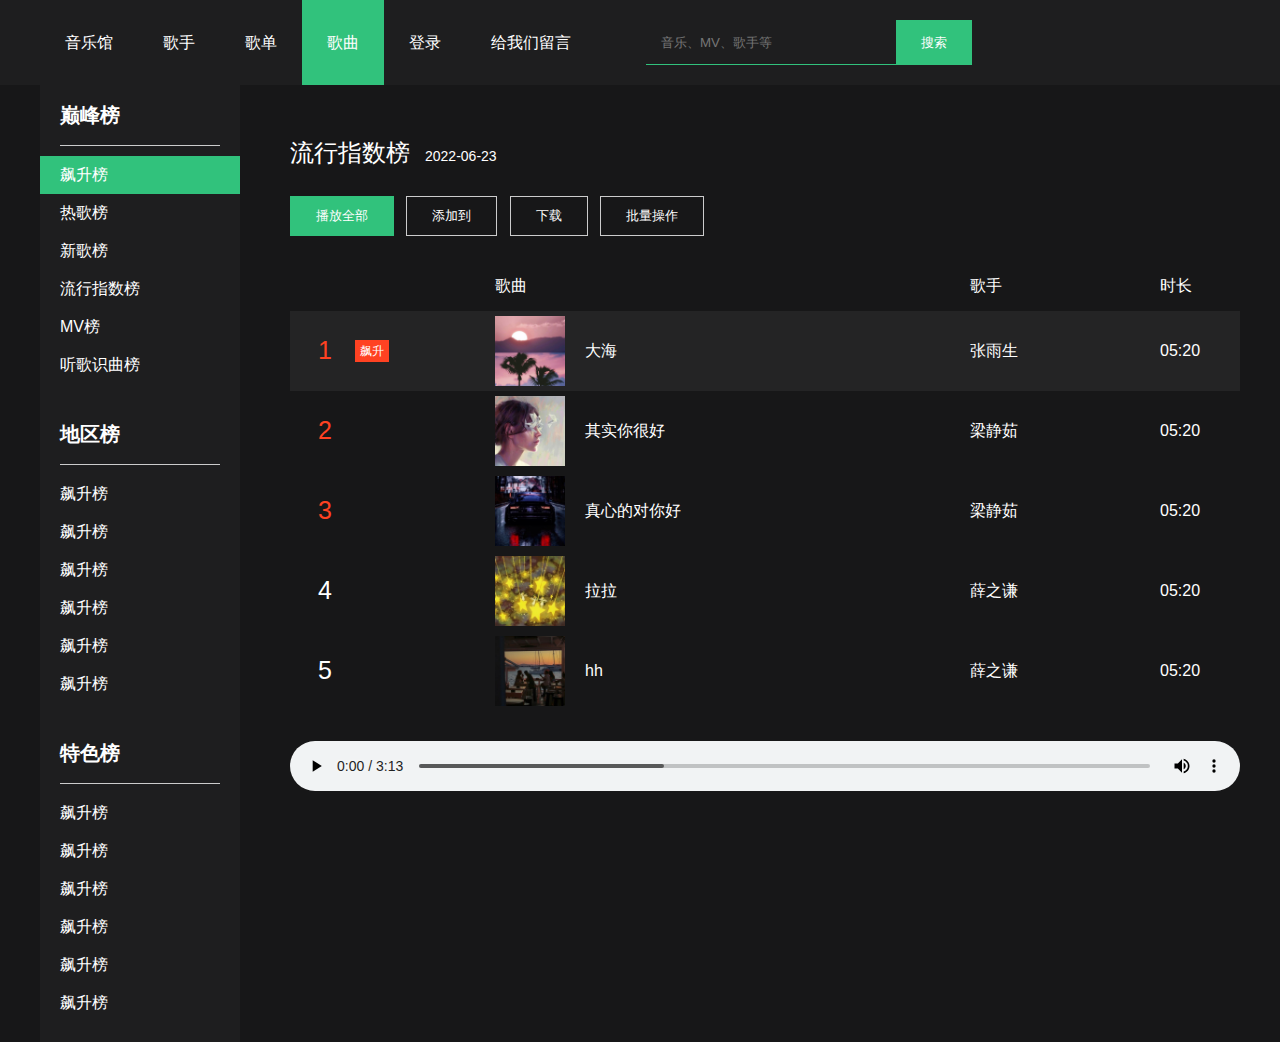
<file: song.html>
<!DOCTYPE html>
<html lang="en">

<head>
    <meta charset="UTF-8">
    <meta http-equiv="X-UA-Compatible" content="IE=edge">
    <meta name="viewport" content="width=device-width, initial-scale=1.0">
    <title>音乐网站</title>
    <link rel="stylesheet" href="css/style.css">
</head>

<body>
    <!-- 头部 -->
    <header class="header">
        <div class="w nav">
            <ul class="nav-meau">
                <li><a href="index.html">音乐馆</a></li>
                <li><a href="singer.html">歌手</a></li>
                <li><a href="song-list.html">歌单</a></li>
                <li class="active"><a href="song.html">歌曲</a></li>
                <li><a href="login.html">登录</a></li>
                <li><a href="message.php">给我们留言</a></li>
            </ul>
            <div class="search">
                <input type="text" name="" id="" placeholder="音乐、MV、歌手等"><button>搜索</button>
            </div>
        </div>
    </header>
    <!-- 歌曲 主体 -->
    <div class="contentSong py-3 bg1">
        <div class="w d-flex">
            <div class="contentSong-l bg2">
                <ul class="list-col">
                    <li class="first">巅峰榜</li>
                    <li class="active"><a href="#">飙升榜</a></li>
                    <li><a href="#">热歌榜</a></li>
                    <li><a href="#">新歌榜</a></li>
                    <li><a href="#">流行指数榜</a></li>
                    <li><a href="#">MV榜</a></li>
                    <li><a href="#">听歌识曲榜</a></li>
                </ul>
                <ul class="list-col">
                    <li class="first">地区榜</li>
                    <li class=""><a href="#">飙升榜</a></li>
                    <li><a href="#">飙升榜</a></li>
                    <li><a href="#">飙升榜</a></li>
                    <li><a href="#">飙升榜</a></li>
                    <li><a href="#">飙升榜</a></li>
                    <li><a href="#">飙升榜</a></li>
                </ul>
                <ul class="list-col">
                    <li class="first">特色榜</li>
                    <li class=""><a href="#">飙升榜</a></li>
                    <li><a href="#">飙升榜</a></li>
                    <li><a href="#">飙升榜</a></li>
                    <li><a href="#">飙升榜</a></li>
                    <li><a href="#">飙升榜</a></li>
                    <li><a href="#">飙升榜</a></li>
                </ul>
            </div>
            <div class="contentSong-r">
                <h2 class="tit py-3">流行指数榜<span>2022-06-23</span></h2>
                <div class="select-btn pb-3">
                    <button class="active">播放全部</button>
                    <button>添加到</button>
                    <button>下载</button>
                    <button>批量操作</button>
                </div>
                <ul class="songList">
                    <li class="head">
                        <div class="col-2"></div>
                        <div class="col-5">歌曲</div>
                        <div class="col-2">歌手</div>
                        <div class="col-1">时长</div>
                    </li>
                    <li class="active">
                        <div class="col-2">
                            <div class="num text-red">1</div>
                            <span class="tag">飙升</span>
                        </div>
                        <div class="col-5 itemSong">
                            <img src="images/pic1.png" alt="">
                            <p><a href="#">大海</a></p>
                            <div class="play">
                                <button class="btn-play"></button>
                            </div>
                        </div>
                        <div class="col-2">张雨生</div>
                        <div class="col-1">05:20</div>
                    </li>
                    <li>
                        <div class="col-2">
                            <div class="num text-red">2</div>
                        </div>
                        <div class="col-5 itemSong">
                            <img src="images/pic2.jpg" alt="">
                            <p><a href="#">其实你很好</a></p>
                            <div class="play">
                                <button class="btn-play"></button>
                            </div>
                        </div>
                        <div class="col-2">梁静茹</div>
                        <div class="col-1">05:20</div>
                    </li>
                    <li>
                        <div class="col-2">
                            <div class="num text-red">3</div>
                        </div>
                        <div class="col-5 itemSong">
                            <img src="images/pic3.jpg" alt="">
                            <p><a href="#">真心的对你好</a></p>
                            <div class="play">
                                <button class="btn-play"></button>
                            </div>
                        </div>
                        <div class="col-2">梁静茹</div>
                        <div class="col-1">05:20</div>
                    </li>
                    <li>
                        <div class="col-2">
                            <div class="num">4</div>
                        </div>
                        <div class="col-5 itemSong">
                            <img src="images/pic4.jpg" alt="">
                            <p><a href="#">拉拉</a></p>
                            <div class="play">
                                <button class="btn-play"></button>
                            </div>
                        </div>
                        <div class="col-2">薛之谦</div>
                        <div class="col-1">05:20</div>
                    </li>
                    <li>
                        <div class="col-2">
                            <div class="num">5</div>
                        </div>
                        <div class="col-5 itemSong">
                            <img src="images/pic5.jpg" alt="">
                            <p><a href="#">hh</a></p>
                            <div class="play">
                                <button class="btn-play"></button>
                            </div>
                        </div>
                        <div class="col-2">薛之谦</div>
                        <div class="col-1">05:20</div>
                    </li>
                </ul>
                <!-- 歌曲播放 -->
                <div class="fixedSong">
                    <audio src="images/1.mp3" controls></audio>
                </div>
            </div>
        </div>
    </div>

    <script src="js/song.js"></script>
</body>

</html>
</file>
<file: css/style.css>
* {
  margin: 0;
  padding: 0;
  box-sizing: border-box;
}
li {
  list-style: none;
}
a {
  color: #fff;
  text-decoration: none;
}
button,
input {
  outline: none;
  border: none;
}
img {
  width: 100%;
  vertical-align: middle;
}
/* 宽度和长度 */
::-webkit-scrollbar {
  width: 6px;
  height: 5px;
}
/* 滚动槽 */
::-webkit-scrollbar-track {
  background-color: rgba(255, 255, 255, 0.13);
  border-radius: 10px;
}
/* 滚动条滑块 */
::-webkit-scrollbar-thumb {
  border-radius: 10px;
  background-color: #ccc;
}
body {
  color: #fff;
  line-height: 1.5;
  font-family: poppin, Tahoma, Arial, sans-serif;
  font-family: Tahoma, Arial, sans-serif, 9;
  background: #1e1e1f;
}
.w {
  width: 1200px;
  margin: 0 auto;
}
.bg1 {
  background: #171718;
}
.bg2 {
  background: #1e1e1f;
}
.text-red {
  color: #ff4222;
}
.d-flex {
  display: flex;
}
.py-3 {
  padding-top: 25px;
  padding-bottom: 25px;
}
.pb-3 {
  padding-bottom: 25px;
}
.mt-3 {
  margin-top: 25px;
}
.mt-2 {
  margin-top: 15px;
}
.col-1 {
  padding: 0 15px;
  width: 10%;
}
.col-2 {
  padding: 0 15px;
  width: 20%;
}
.col-3 {
  padding: 0 15px;
  width: 30%;
}
.col-5 {
  padding: 0 15px;
  width: 50%;
}
.title {
  padding: 25px 0;
  text-align: center;
  letter-spacing: 0.2em;
  font-size: 30px;
  font-weight: 500;
}
.tag {
  padding: 2px 5px;
  color: #fff;
  background: #ff4222;
  font-size: 12px;
}
.list-row {
  padding: 25px 0;
  display: flex;
  align-items: center;
  justify-content: center;
}
.list-row li a {
  margin: 0 25px;
}
.list-row li:hover a,
.list-row li.active a {
  color: #31c27c;
}
.list-select {
  display: flex;
  margin-bottom: 15px;
}
.list-select:last-child {
  margin-bottom: 0;
}
.list-select li {
  margin-right: 20px;
}
.list-select li a {
  display: flex;
  height: 30px;
}
.list-select li a:hover {
  color: #31c27c;
}
.list-select .list-all {
  margin-right: 30px;
}
.list-select .list-all a {
  padding: 0 8px;
  color: #fff;
  background: #31c27c;
}
.list-col {
  margin-bottom: 20px;
}
.list-col .first {
  margin: 0 20px 10px;
  padding: 0;
  font-size: 20px;
  font-weight: 600;
  line-height: 60px;
  border-bottom: 1px solid #ccc;
}
.list-col .first:hover {
  background: transparent;
}
.list-col li {
  line-height: 38px;
  padding: 0 20px;
  cursor: pointer;
}
.list-col li:hover {
  transition: all 0.3s;
  background: #31c27c;
}
.list-col .active {
  background: #31c27c;
}
.card .pic {
  margin-bottom: 15px;
  position: relative;
  cursor: pointer;
  overflow: hidden;
}
.card .pic img {
  object-fit: cover;
}
.card .pic i {
  position: absolute;
  top: 0;
  left: 0;
  transform: scale(1);
  width: 100%;
  height: 100%;
  background: rgba(0, 0, 0, 0.2) url(../images/icon-play.png) no-repeat center;
  background-size: 70px 70px;
  opacity: 0;
}
.card .pic:hover img {
  transition: all 0.5s;
  transform: scale(1.1);
}
.card .pic:hover i {
  transition: all 0.5s;
  transform: scale(1.1);
  opacity: 1;
}
.card p a:hover {
  color: #31c27c;
}
.card span {
  color: #ccc;
}
.card-bdr {
  display: flex;
  flex-direction: column;
  align-items: center;
}
.card-bdr img {
  margin-bottom: 15px;
  width: 140px;
  height: 140px;
  border-radius: 50%;
}
.card-bdr a:hover {
  color: #31c27c;
}
.header {
  position: sticky;
  top: 0;
  height: 85px;
  z-index: 99;
  background: #1e1e1f;
}
.nav {
  display: flex;
  height: 100%;
}
.nav .logo {
  margin-right: 50px;
  display: flex;
  align-items: center;
  justify-content: center;
  width: 65px;
}
.nav .logo img {
  width: 60px;
  height: 60px;
  border-radius: 50%;
  border-right: 2px solid #fea92a;
}
.nav .logo-bili {
  margin-right: 50px;
  display: flex;
  align-items: center;
  justify-content: center;
}
.nav .logo-bili .avatarBox {
  position: relative;
  width: 45px;
  height: 45px;
  border-radius: 50%;
  z-index: 99;
  background: #fff;
}
.nav .logo-bili .avatarBox:hover {
  transition: all 0.3s;
  transform: translateY(60%) scale(1.6);
}
.nav .logo-bili .avatarBox .avatarImg {
  position: absolute;
  top: 0;
  left: 0;
  width: 100%;
  height: 100%;
  border-radius: 50%;
  object-fit: cover;
}
.nav .logo-bili .avatarBox .avatarBoder {
  position: absolute;
  height: 176.48%;
  width: 176.48%;
  top: -38.33%;
  left: -38.33%;
  overflow: hidden;
}
.nav .logo-bili .avatarBox .avatarBoder img {
  width: 100%;
  height: 100%;
  object-fit: cover;
}
.nav .nav-meau {
  display: flex;
  height: 100%;
  margin-right: 50px;
}
.nav .nav-meau li a {
  padding: 0 25px;
  display: flex;
  align-items: center;
  height: 100%;
  color: #fff;
}
.nav .nav-meau li:hover a,
.nav .nav-meau li.active a {
  transition: all 0.3s;
  background: #31c27c;
}
.nav .search {
  display: flex;
  align-items: center;
}
.nav .search input {
  padding-left: 15px;
  width: 250px;
  height: 45px;
  color: #fff;
  background: transparent;
  border-bottom: 1px solid #31c27c;
}
.nav .search button {
  padding: 0 25px;
  height: 45px;
  cursor: pointer;
  color: #fff;
  background: #31c27c;
}
.content .list {
  display: flex;
  flex-wrap: wrap;
}
.content .list .card {
  margin-bottom: 25px;
}
.footer {
  color: #ccc;
}
.footer a {
  color: #ccc;
}
.footer .w {
  display: flex;
  justify-content: space-between;
}
.footer .tit {
  margin-bottom: 15px;
}
.footer .links {
  margin-bottom: 15px;
  flex: 1;
  margin-right: 15px;
}
.footer .links a {
  position: relative;
  margin-right: 5px;
}
.footer .links a:last-child {
  margin-right: 0;
}
.footer .links a:hover {
  color: #31c27c;
}
.footer .links a:hover .hide {
  transition: all 0.3s;
  display: block;
  animation: hide1 0.5s;
}
.footer .links a .hide {
  display: none;
  position: absolute;
  bottom: 35px;
  left: 50%;
  margin-left: -100px;
  width: 200px;
  border-radius: 5px;
  overflow: hidden;
}
.footer .copy {
  flex: 1;
}
.footer .copy .list {
  display: flex;
}
.footer .copy .list .item {
  margin-right: 25px;
  text-align: center;
}
.footer .copy .list .item:last-child {
  margin-right: 0;
}
.footer .copy .list .item img {
  margin-bottom: 10px;
  width: 50px;
}
@keyframes hide1 {
  0% {
    opacity: 0;
    transform: scale(0.5);
  }
  100% {
    opacity: 1;
    transform: scale(1);
  }
}
.banner {
  height: 376px;
  background: url(../images/bg1.webp) repeat-x;
}
.contentSinger .list {
  display: flex;
  justify-content: space-between;
  flex-wrap: wrap;
}
.contentSinger .list .card-bdr {
  width: 20%;
  margin-bottom: 50px;
}
.contentSongList .list {
  display: flex;
  justify-content: space-between;
  flex-wrap: wrap;
}
.contentSongList .list .card {
  margin-bottom: 25px;
}
.contentSong .d-flex {
  justify-content: space-between;
}
.contentSong .contentSong-l {
  margin: -25px 0;
  width: 200px;
}
.contentSong .contentSong-r {
  width: 950px;
}
.contentSong .contentSong-r .tit {
  font-weight: 400;
}
.contentSong .contentSong-r .tit span {
  margin: 0 15px;
  font-size: 14px;
}
.contentSong .contentSong-r .select-btn button {
  margin-right: 8px;
  padding: 0 25px;
  height: 40px;
  cursor: pointer;
  border: 1px solid #ccc;
  color: #fff;
  background: transparent;
}
.contentSong .contentSong-r .select-btn button:hover,
.contentSong .contentSong-r .select-btn button.active {
  transition: all 0.3s;
  background: #31c27c;
  border: 1px solid #31c27c;
}
.contentSong .contentSong-r .songList li {
  display: flex;
  height: 80px;
}
.contentSong .contentSong-r .songList li > div {
  display: flex;
  align-items: center;
}
.contentSong .contentSong-r .songList li.head {
  height: 50px;
}
.contentSong .contentSong-r .songList li.active,
.contentSong .contentSong-r .songList li:hover {
  transition: all 0.3s;
  background: #242425;
}
.contentSong .contentSong-r .songList li .num {
  margin-right: 10px;
  width: 40px;
  text-align: center;
  font-size: 25px;
}
.contentSong .contentSong-r .songList li .itemSong {
  position: relative;
}
.contentSong .contentSong-r .songList li .itemSong img {
  margin-right: 20px;
  width: 70px;
  height: 70px;
  object-fit: cover;
}
.contentSong .contentSong-r .songList li .itemSong a:hover {
  color: #31c27c;
}
.contentSong .contentSong-r .songList li .itemSong .play {
  position: absolute;
  right: 0;
  top: 0;
  padding: 0 15px;
  height: 100%;
  display: flex;
  align-items: center;
  opacity: 0;
}
.contentSong .contentSong-r .songList li .itemSong .play .btn-play {
  width: 40px;
  height: 40px;
  background: transparent url(../images/icon-play.png) no-repeat center;
  background-size: contain;
  cursor: pointer;
}
.contentSong .contentSong-r .songList li .itemSong:hover .play {
  transition: all 0.5s;
  opacity: 1;
}
.fixedSong {
  margin-top: 30px;
  width: 100%;
  height: 50px;
}
.fixedSong audio {
  width: 100%;
  height: 100%;
}
.contentLogin {
  display: flex;
  align-items: center;
  justify-content: center;
}
.contentLogin .login {
  width: 370px;
}
.contentLogin .login h2 {
  margin-bottom: 15px;
  text-align: center;
}
.contentLogin .login .ipt {
  margin-bottom: 15px;
}
.contentLogin .login .ipt input {
  padding-left: 15px;
  width: 100%;
  height: 40px;
  border: 1px solid transparent;
}
.contentLogin .login .ipt input:focus {
  border: 1px solid #31c27c;
  box-shadow: 0 0 30px #31c27c;
}
.contentLogin .login button {
  width: 100%;
  height: 40px;
  cursor: pointer;
  color: #fff;
  background: #31c27c;
}
.contentLogin .login p {
  margin-top: 20px;
  display: flex;
  justify-content: space-between;
}
.bannerSwiper {
  height: 700px;
}
.bannerSwiper .swiper {
  width: 100%;
  height: 100%;
}
.bannerSwiper .swiper-slide img {
  width: 100%;
  height: 100%;
  object-fit: cover;
  object-position: 50%;
}
.bannerSwiper .swiper-pagination-bullet {
  width: 35px;
  height: 10px;
  border-radius: 0;
}
.bannerSwiper .swiper-pagination-bullet-active {
  background: #fff;
}
</file>
